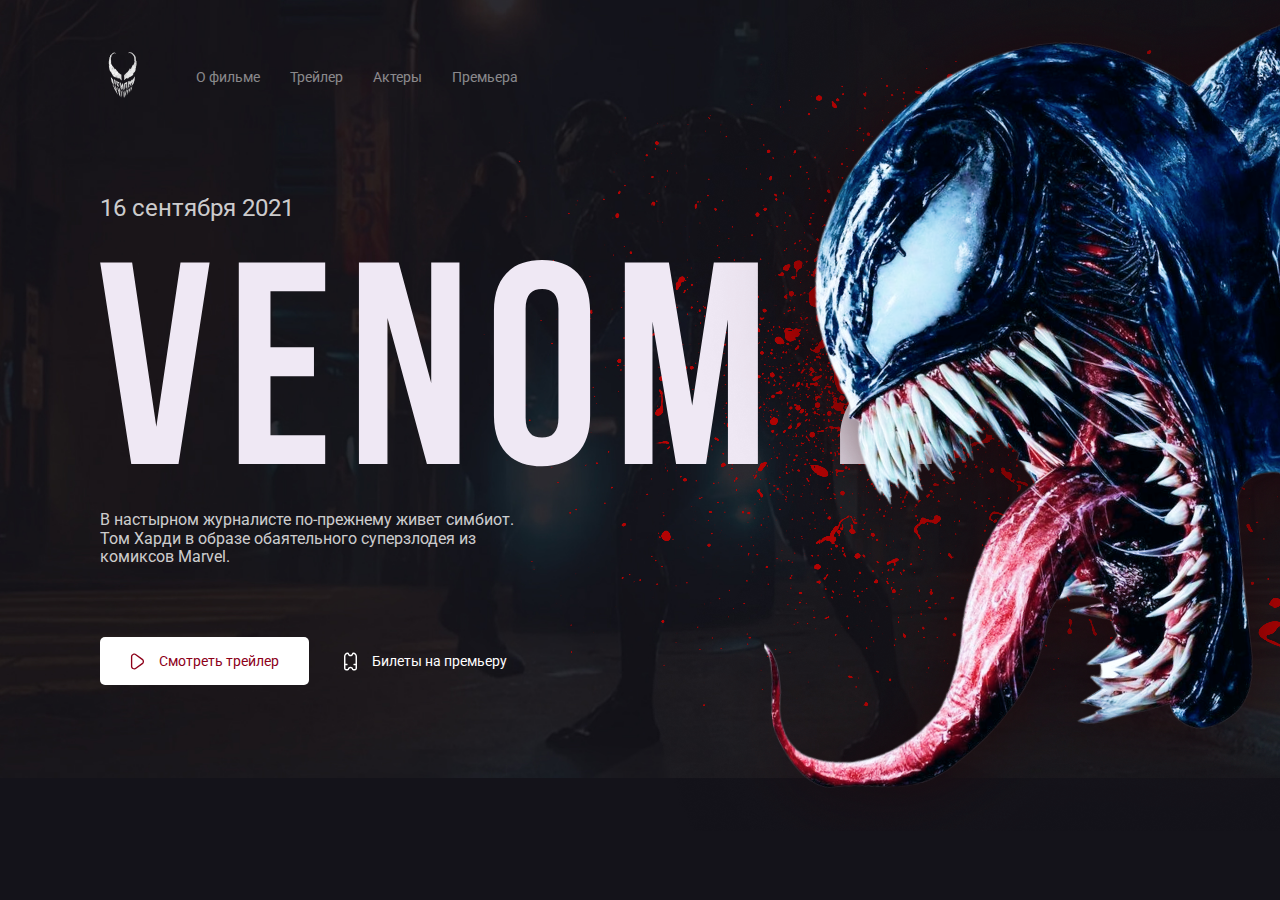
<file: index.html>
<!DOCTYPE html>
<html lang="ru">
<head>
    <meta charset="UTF-8">
    <meta http-equiv="X-UA-Compatible" content="IE=edge">
    <meta name="viewport" content="width=device-width, initial-scale=1.0">
    <link rel="preconnect" href="https://fonts.gstatic.com">
    <link href="https://fonts.googleapis.com/css2?family=Roboto:wght@400;700&display=swap" rel="stylesheet">
    <link rel="stylesheet" href="css/style.css">
    <link rel="stylesheet" href="css/normalize.css">
    <title>Venom 2</title>
</head>
<body>
    <header class="header">
        <a href="#" class="logoLink">
            <img width="46" height="71" src="images/logo.png" alt="Logo: Venom" class="logoImage">
        </a>
        <nav class="nav">
            <ul class="navMenu">
                <li class="navMenuItem">
                    <a href="about.html" class="navMenuLink">О фильме</a>
                </li>
                <li class="navMenuItem">
                    <a href="trailer.html" class="navMenuLink">Трейлер</a>
                </li>
                <li class="navMenuItem">
                    <a href="actors.html" class="navMenuLink">Актеры</a>
                </li>
                <li class="navMenuItem">
                    <a href="premiere.html" class="navMenuLink">Премьера</a>
                </li>
            </ul>
        </nav>
    </header>
    <div class="film">
        <div class="filmText">
            <span class="filmDate">16 сентября 2021</span>
            <img src="images/venom2.svg" alt="Logo: Venom 2">
            <p class="filmDescription">В настырном журналисте по-прежнему живет симбиот. Том Харди в образе обаятельного суперзлодея из комиксов Marvel.</p>
        </div>
        <!-- /.filmText -->
        <div class="buttonGroup">
            <button class="button buttonPrimary">
                <img width="15px" src="images/play.svg" alt="Icon: play" class="buttonIcon">
                <span class="buttonText">Смотреть трейлер</span>
            </button>
            <a href="#" class="button buttonLink">
                <img width="15px" src="images/ticket.svg" alt="Icon: Ticket" class="buttonIcon">
                <span class="buttonText">Билеты на премьеру</span>
            </a>
        </div>
    </div>
    <!-- /.film -->
    <img src="images/Venom.png" alt="" class="venom">
    <img src="images/blood.png" alt="" class="blood">
</body>
</html>
</file>
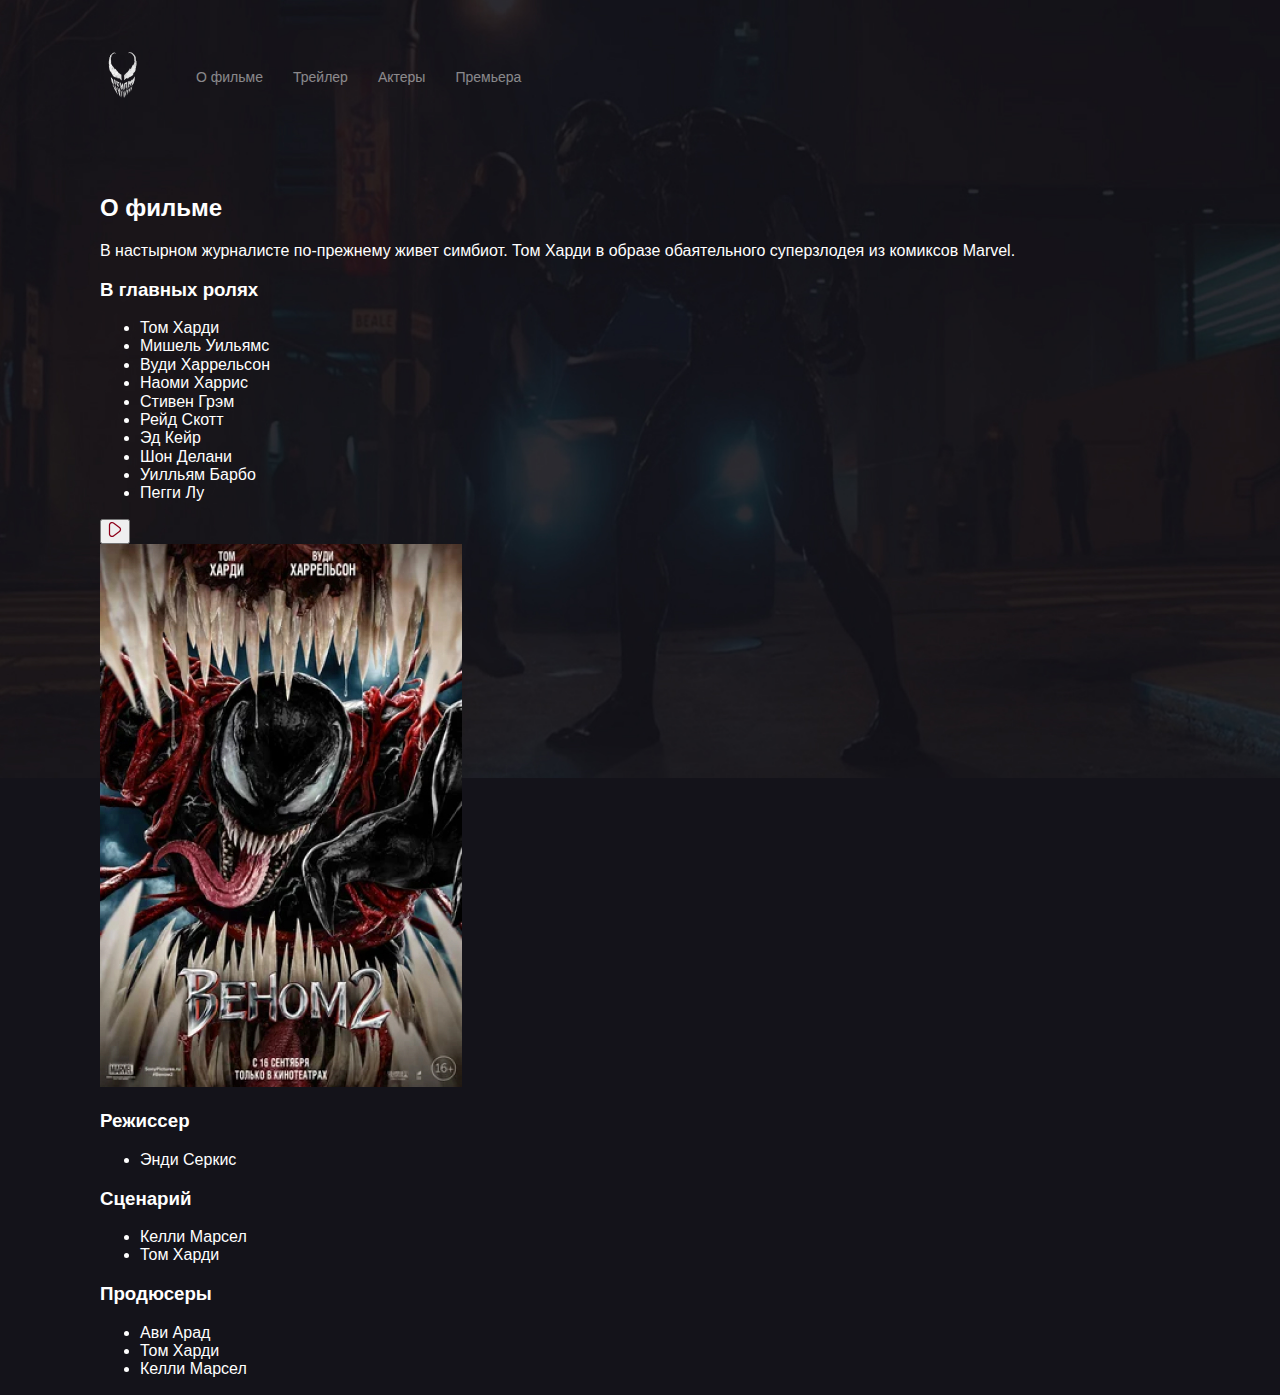
<file: about.html>
<!DOCTYPE html>
<html lang="en">
<head>
    <meta charset="UTF-8">
    <meta http-equiv="X-UA-Compatible" content="IE=edge">
    <meta name="viewport" content="width=device-width, initial-scale=1.0">
    <link rel="stylesheet" href="css/style.css">
    <link rel="stylesheet" href="css/normalize.css">
    <title>О фильме</title>
</head>
<body>
    <header class="header">
        <a href="index.html" class="logoLink">
            <img width="46" height="71" src="images/logo.png" alt="Logo: Venom" class="logoImage">
        </a>
        <nav class="nav">
            <ul class="navMenu">
                <li class="navMenuItem">
                    <a href="about.html" class="navMenuLink">О фильме</a>
                </li>
                <li class="navMenuItem">
                    <a href="trailer.html" class="navMenuLink">Трейлер</a>
                </li>
                <li class="navMenuItem">
                    <a href="actors.html" class="navMenuLink">Актеры</a>
                </li>
                <li class="navMenuItem">
                    <a href="premiere.html" class="navMenuLink">Премьера</a>
                </li>
            </ul>
        </nav>
    </header>
    <div class="content">
        <div class="contentLeft">
            <h2 class="contentTitle">О фильме</h2>
            <p class="contentText">В настырном журналисте по-прежнему живет симбиот. Том Харди в образе обаятельного суперзлодея из комиксов Marvel.</p>
            <h3 class="contentSubtitle">В главных ролях </h3>
            <ul class="list">
                <li class="listItem">Том Харди</li>
                <li class="listItem">Мишель Уильямс</li>
                <li class="listItem">Вуди Харрельсон</li>
                <li class="listItem">Наоми Харрис</li>
                <li class="listItem">Стивен Грэм</li>
                <li class="listItem">Рейд Скотт</li>
                <li class="listItem">Эд Кейр</li>
                <li class="listItem">Шон Делани</li>
                <li class="listItem">Уилльям Барбо</li>
                <li class="listItem">Пегги Лу</li>
            </ul>
            <div class="trailer">
                <button class="play">
                    <img src="images/trailerPlay.svg" alt="Icon: play" class="playIcon">
                </button>
            </div>
        </div>
        <!-- /.contentLeft -->
        
        <div class="contentRight">
            <img src="images/poster.jpg" alt="Photo: poster" class="poster">
            <div class="creators">
                <h3 class="contentSubtitle">Режиссер</h3>
                <ul class="list">
                    <li class="listItem">Энди Серкис</li>
                </ul>
                <h3 class="contentSubtitle">Сценарий</h3>
                <ul class="list">
                    <li class="listItem">Келли Марсел</li>
                    <li class="listItem">Том Харди</li>
                </ul>
                <h3 class="contentSubtitle">Продюсеры</h3>
                <ul class="list">
                    <li class="listItem">Ави Арад</li>
                    <li class="listItem">Том Харди</li>
                    <li class="listItem">Келли Марсел</li>
                </ul>
            </div>
        </div>
    </div>
</body>
</html>
</file>
<file: css/style.css>
body {
    background: url(../images/background.jpg) #14131A no-repeat;
    background-size: 100%;
    color: #fff;
    font-family: "Roboto", sans-serif;
    padding-left: 100px;
}

a {
    color: #fff;
}

.header {
    display: flex;
    align-items: center;
    margin-bottom: 80px;
    padding-top: 40px;
    font-size: 14px
}

.navMenu {
    margin: 0;
    padding: 0;
    list-style: none;
    display: flex;
}

.navMenuItem {
    margin-right: 30px;
}

.logoLink {
    display: inline-block;
    margin-right: 50px;
}

.navMenuLink {
    text-decoration: none;
    color: rgba(255, 255, 255, 0.5);
}

.filmDate {
    display: block;
    font-size: 24px;
    color: rgba(255, 255, 255, 0.8);
    line-height: 28px;
    margin-bottom: 38px;
}

.filmDescription {
    font-size: 16px;
    color: rgba(255, 255, 255, 0.8);
    max-width: 423px;
    margin-top: 40px;
    margin-bottom: 70px;
}

.button {
    padding: 15px 30px;
    border: none;
    border-radius: 5px;
    text-decoration: none;
    cursor: pointer;
}

.buttonText, .buttonIcon {
    display: inline-block;
    vertical-align: middle;
}

.buttonText {
    font-size: 14px;
    line-height: 16px;
    margin-left: 10px;
}

.buttonPrimary {
    color: #8D0019;
    background-color: #fff;
}

.venom {
    position: absolute;
    top: 0;
    right: 0;
}

.blood {
    position: absolute;
    top: 0;
    right: 0;
    z-index: -1;
}
</file>
